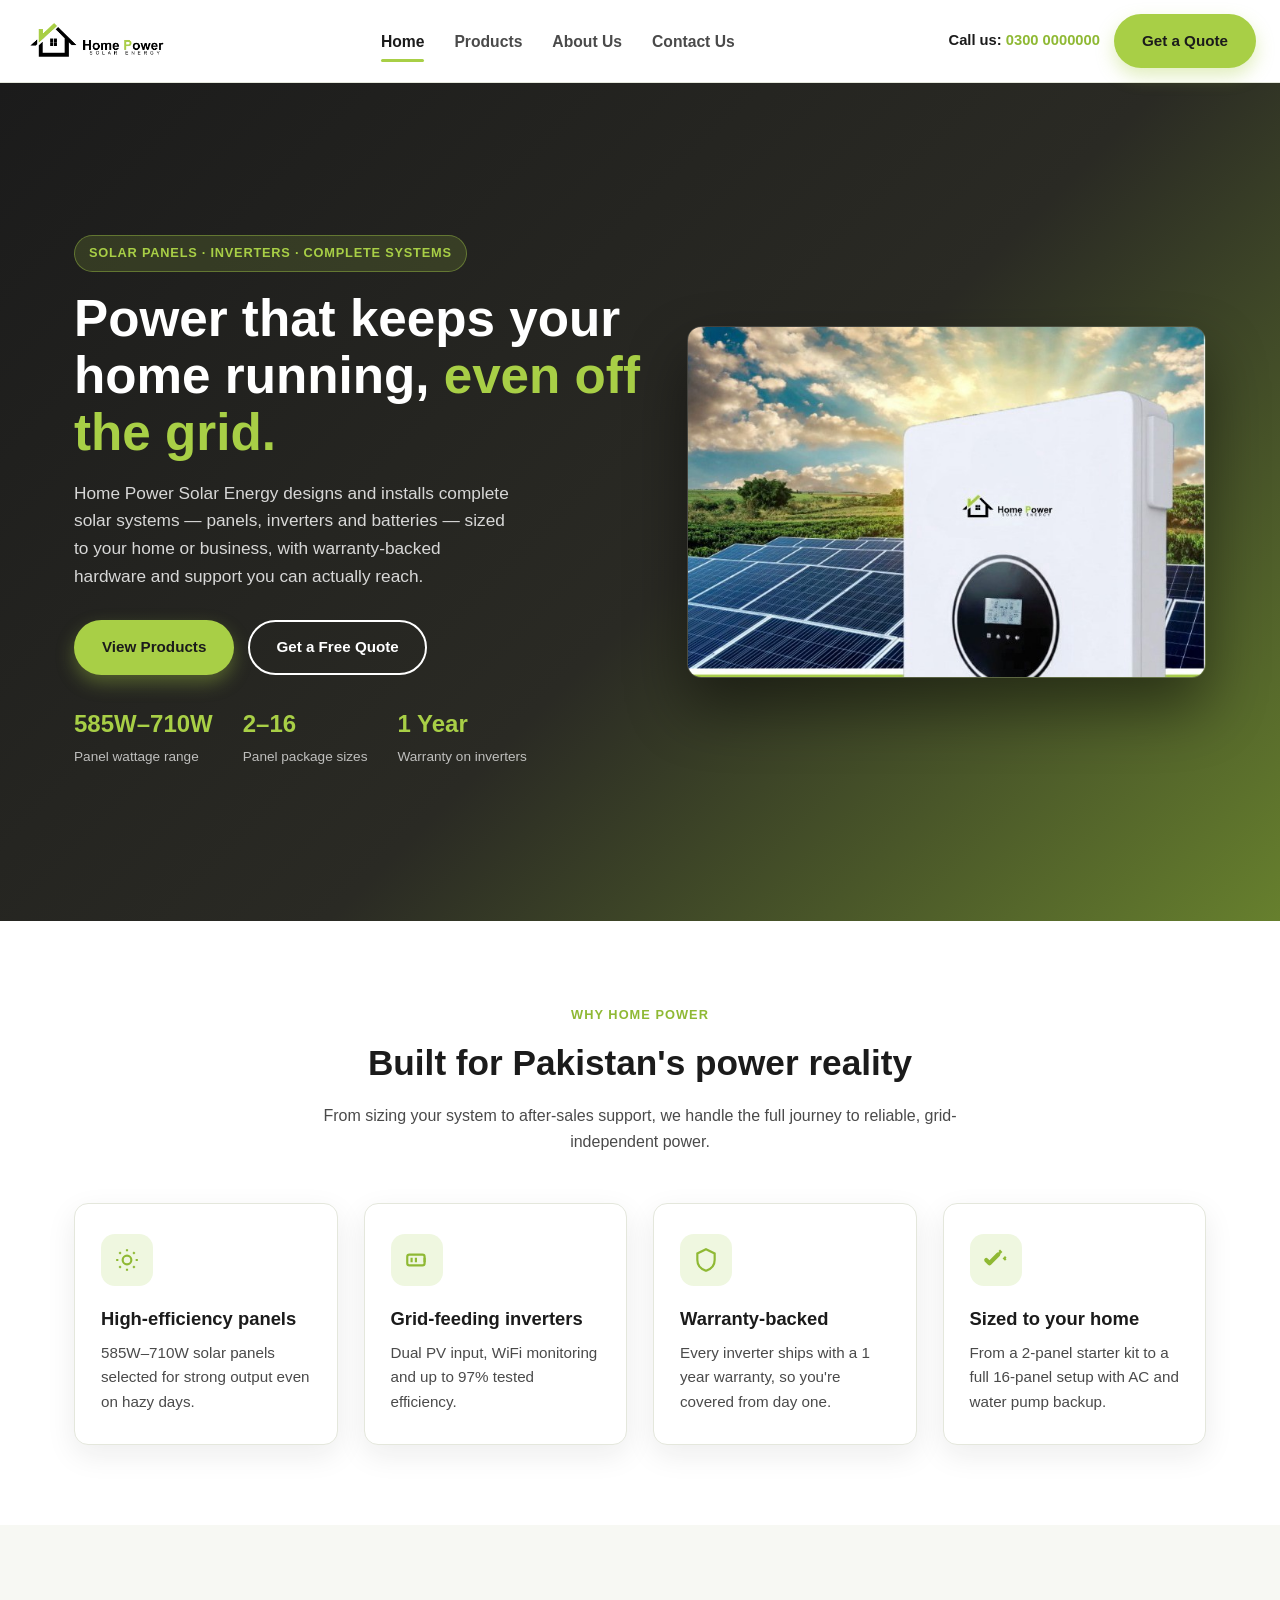
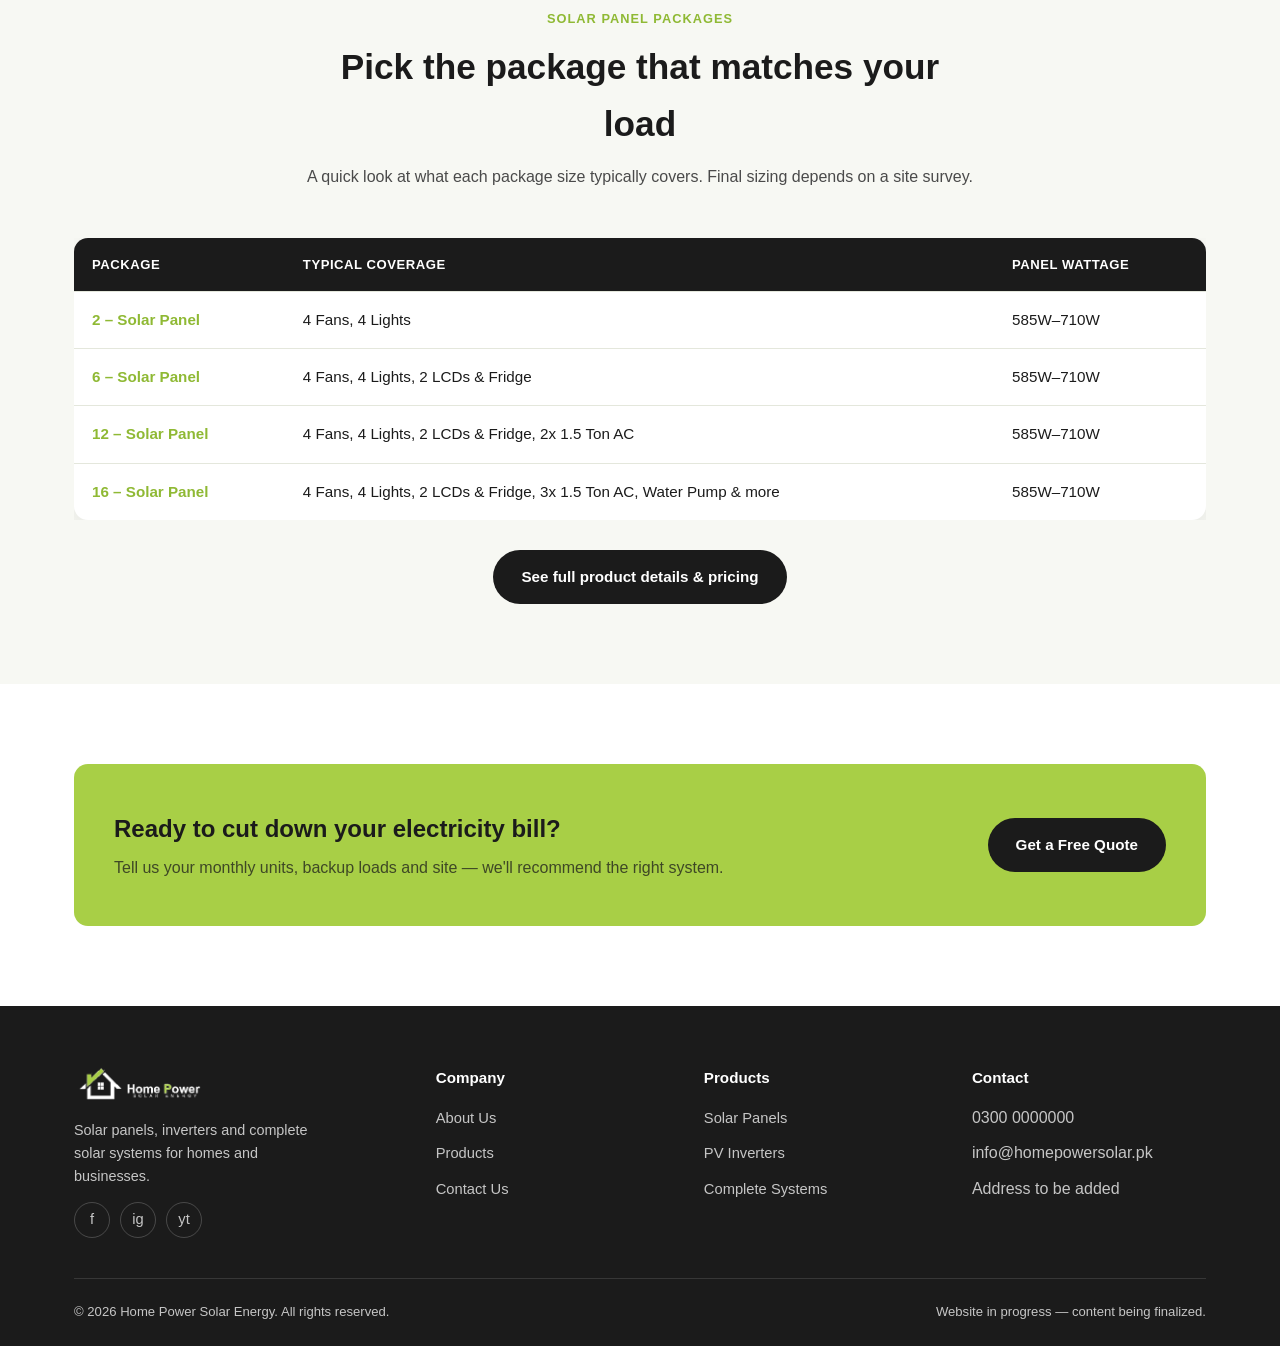
<file: index.html>
<!DOCTYPE html>
<html lang="en">
<head>
<meta charset="UTF-8">
<meta name="viewport" content="width=device-width, initial-scale=1.0">
<title>Home Power Solar Energy | Solar Panels, Inverters &amp; Complete Systems</title>
<meta name="description" content="Home Power Solar Energy — solar panels, PV inverters and complete solar systems for homes and businesses. Reliable power, backed by warranty.">
<link rel="stylesheet" href="css/style.css">
</head>
<body>

<!-- ===== Header ===== -->
<header class="site-header">
  <div class="header-inner">
    <a href="index.html" class="brand">
      <img src="assets/images/logo.png" alt="Home Power Solar Energy logo">
    </a>
    <nav class="main-nav">
      <a href="index.html" class="active">Home</a>
      <a href="products.html">Products</a>
      <a href="about.html">About Us</a>
      <a href="contact.html">Contact Us</a>
    </nav>
    <div class="header-cta">
      <div class="header-phone">Call us: <span>0300&nbsp;0000000</span></div>
      <a href="contact.html" class="btn btn-primary">Get a Quote</a>
      <button class="nav-toggle" aria-label="Toggle menu">
        <svg viewBox="0 0 24 24" fill="none" stroke="currentColor" stroke-width="2"><path d="M3 6h18M3 12h18M3 18h18"/></svg>
      </button>
    </div>
  </div>
</header>

<!-- ===== Hero ===== -->
<section class="hero">
  <div class="container hero-inner">
    <div>
      <span class="hero-eyebrow">Solar panels &middot; Inverters &middot; Complete systems</span>
      <h1>Power that keeps your home running, <em>even off the grid.</em></h1>
      <p>Home Power Solar Energy designs and installs complete solar systems — panels, inverters and batteries — sized to your home or business, with warranty-backed hardware and support you can actually reach.</p>
      <div class="hero-actions">
        <a href="products.html" class="btn btn-primary">View Products</a>
        <a href="contact.html" class="btn btn-outline-light">Get a Free Quote</a>
      </div>
      <div class="hero-stats">
        <div><strong>585W&ndash;710W</strong><span>Panel wattage range</span></div>
        <div><strong>2&ndash;16</strong><span>Panel package sizes</span></div>
        <div><strong>1 Year</strong><span>Warranty on inverters</span></div>
      </div>
    </div>
    <div class="hero-media">
      <img src="assets/images/hero_inverter.jpg" alt="Home Power Solar Energy PV inverter installed with solar panels in a field">
    </div>
  </div>
</section>

<!-- ===== Why choose us ===== -->
<section>
  <div class="container">
    <div class="section-head">
      <span class="eyebrow">Why Home Power</span>
      <h2>Built for Pakistan's power reality</h2>
      <p>From sizing your system to after-sales support, we handle the full journey to reliable, grid-independent power.</p>
    </div>
    <div class="grid grid-4">
      <div class="card">
        <div class="icon-badge">
          <svg viewBox="0 0 24 24" fill="none" stroke="currentColor" stroke-width="2"><circle cx="12" cy="12" r="4"/><path d="M12 2v2M12 20v2M4.9 4.9l1.4 1.4M17.7 17.7l1.4 1.4M2 12h2M20 12h2M4.9 19.1l1.4-1.4M17.7 6.3l1.4-1.4"/></svg>
        </div>
        <h3>High-efficiency panels</h3>
        <p>585W&ndash;710W solar panels selected for strong output even on hazy days.</p>
      </div>
      <div class="card">
        <div class="icon-badge">
          <svg viewBox="0 0 24 24" fill="none" stroke="currentColor" stroke-width="2"><rect x="3" y="7" width="16" height="10" rx="2"/><path d="M19 10v4M7 10v4M11 10v4"/></svg>
        </div>
        <h3>Grid-feeding inverters</h3>
        <p>Dual PV input, WiFi monitoring and up to 97% tested efficiency.</p>
      </div>
      <div class="card">
        <div class="icon-badge">
          <svg viewBox="0 0 24 24" fill="none" stroke="currentColor" stroke-width="2"><path d="M12 2l8 4v6c0 5-3.5 8.5-8 10-4.5-1.5-8-5-8-10V6l8-4z"/></svg>
        </div>
        <h3>Warranty-backed</h3>
        <p>Every inverter ships with a 1 year warranty, so you're covered from day one.</p>
      </div>
      <div class="card">
        <div class="icon-badge">
          <svg viewBox="0 0 24 24" fill="none" stroke="currentColor" stroke-width="2"><path d="M14.7 6.3a1 1 0 010 1.4l-8 8a1 1 0 01-1.4 0l-3-3a1 1 0 011.4-1.4L6 13.6l7.3-7.3a1 1 0 011.4 0z"/><path d="M15 3l1.5 1.5L15 6M21 9l-1.5 1.5L21 12"/></svg>
        </div>
        <h3>Sized to your home</h3>
        <p>From a 2-panel starter kit to a full 16-panel setup with AC and water pump backup.</p>
      </div>
    </div>
  </div>
</section>

<!-- ===== Package preview ===== -->
<section class="bg-soft">
  <div class="container">
    <div class="section-head">
      <span class="eyebrow">Solar panel packages</span>
      <h2>Pick the package that matches your load</h2>
      <p>A quick look at what each package size typically covers. Final sizing depends on a site survey.</p>
    </div>
    <div style="overflow-x:auto;">
      <table class="package-table">
        <thead>
          <tr>
            <th>Package</th>
            <th>Typical coverage</th>
            <th>Panel wattage</th>
          </tr>
        </thead>
        <tbody>
          <tr>
            <td class="pkg-name">2 &ndash; Solar Panel</td>
            <td>4 Fans, 4 Lights</td>
            <td>585W&ndash;710W</td>
          </tr>
          <tr>
            <td class="pkg-name">6 &ndash; Solar Panel</td>
            <td>4 Fans, 4 Lights, 2 LCDs &amp; Fridge</td>
            <td>585W&ndash;710W</td>
          </tr>
          <tr>
            <td class="pkg-name">12 &ndash; Solar Panel</td>
            <td>4 Fans, 4 Lights, 2 LCDs &amp; Fridge, 2x 1.5 Ton AC</td>
            <td>585W&ndash;710W</td>
          </tr>
          <tr>
            <td class="pkg-name">16 &ndash; Solar Panel</td>
            <td>4 Fans, 4 Lights, 2 LCDs &amp; Fridge, 3x 1.5 Ton AC, Water Pump &amp; more</td>
            <td>585W&ndash;710W</td>
          </tr>
        </tbody>
      </table>
    </div>
    <div style="text-align:center; margin-top:30px;">
      <a href="products.html" class="btn btn-dark">See full product details &amp; pricing</a>
    </div>
  </div>
</section>

<!-- ===== CTA band ===== -->
<section>
  <div class="container">
    <div class="cta-band">
      <div>
        <h2>Ready to cut down your electricity bill?</h2>
        <p>Tell us your monthly units, backup loads and site — we'll recommend the right system.</p>
      </div>
      <a href="contact.html" class="btn btn-dark">Get a Free Quote</a>
    </div>
  </div>
</section>

<!-- ===== Footer ===== -->
<footer class="site-footer">
  <div class="container">
    <div class="footer-grid">
      <div class="footer-brand">
        <img src="assets/images/logo-light.png" alt="Home Power Solar Energy logo">
        <p>Solar panels, inverters and complete solar systems for homes and businesses.</p>
        <div class="social-row">
          <a href="#" aria-label="Facebook">f</a>
          <a href="#" aria-label="Instagram">ig</a>
          <a href="#" aria-label="YouTube">yt</a>
        </div>
      </div>
      <div>
        <h4>Company</h4>
        <ul>
          <li><a href="about.html">About Us</a></li>
          <li><a href="products.html">Products</a></li>
          <li><a href="contact.html">Contact Us</a></li>
        </ul>
      </div>
      <div>
        <h4>Products</h4>
        <ul>
          <li><a href="products.html">Solar Panels</a></li>
          <li><a href="products.html">PV Inverters</a></li>
          <li><a href="products.html">Complete Systems</a></li>
        </ul>
      </div>
      <div>
        <h4>Contact</h4>
        <ul>
          <li>0300 0000000</li>
          <li>info@homepowersolar.pk</li>
          <li>Address to be added</li>
        </ul>
      </div>
    </div>
    <div class="footer-bottom">
      <span>&copy; <span id="year"></span> Home Power Solar Energy. All rights reserved.</span>
      <span>Website in progress &mdash; content being finalized.</span>
    </div>
  </div>
</footer>

<script src="js/main.js"></script>
<script>document.getElementById('year').textContent = new Date().getFullYear();</script>
</body>
</html>
</file>
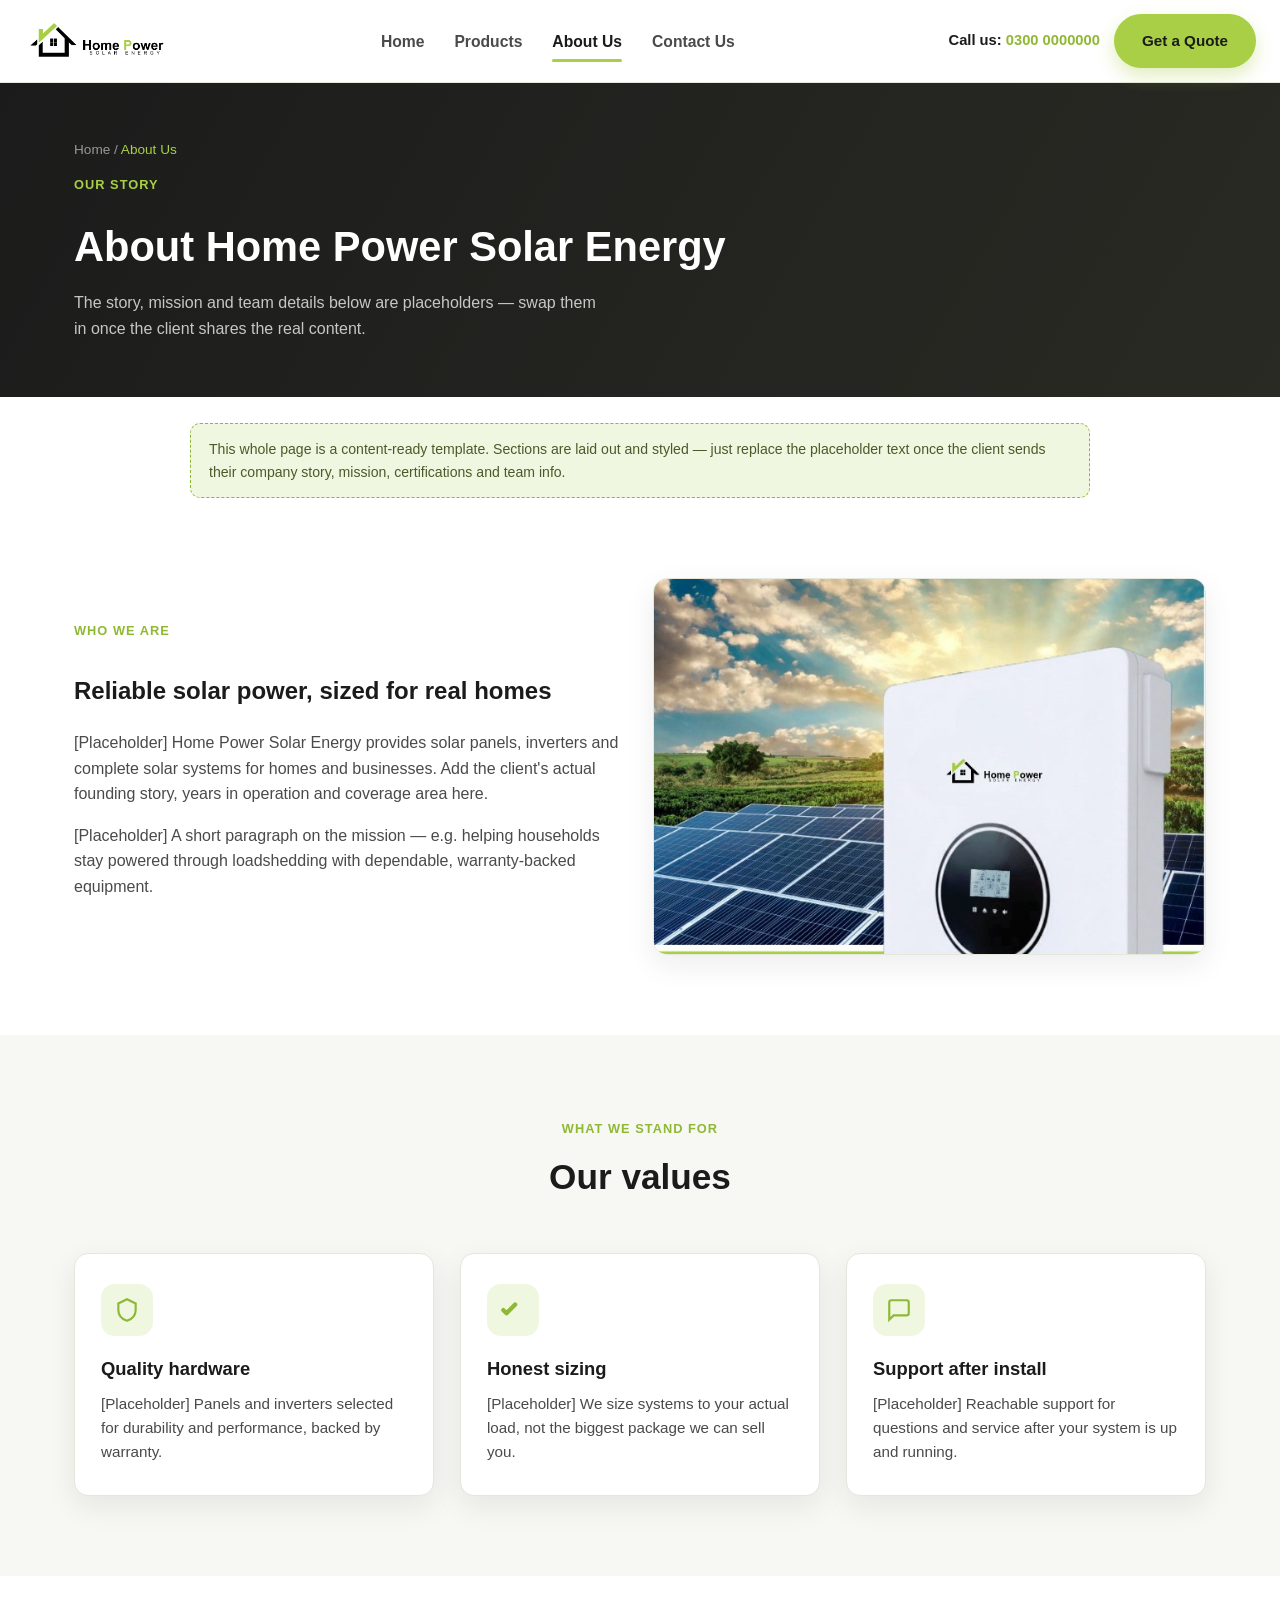
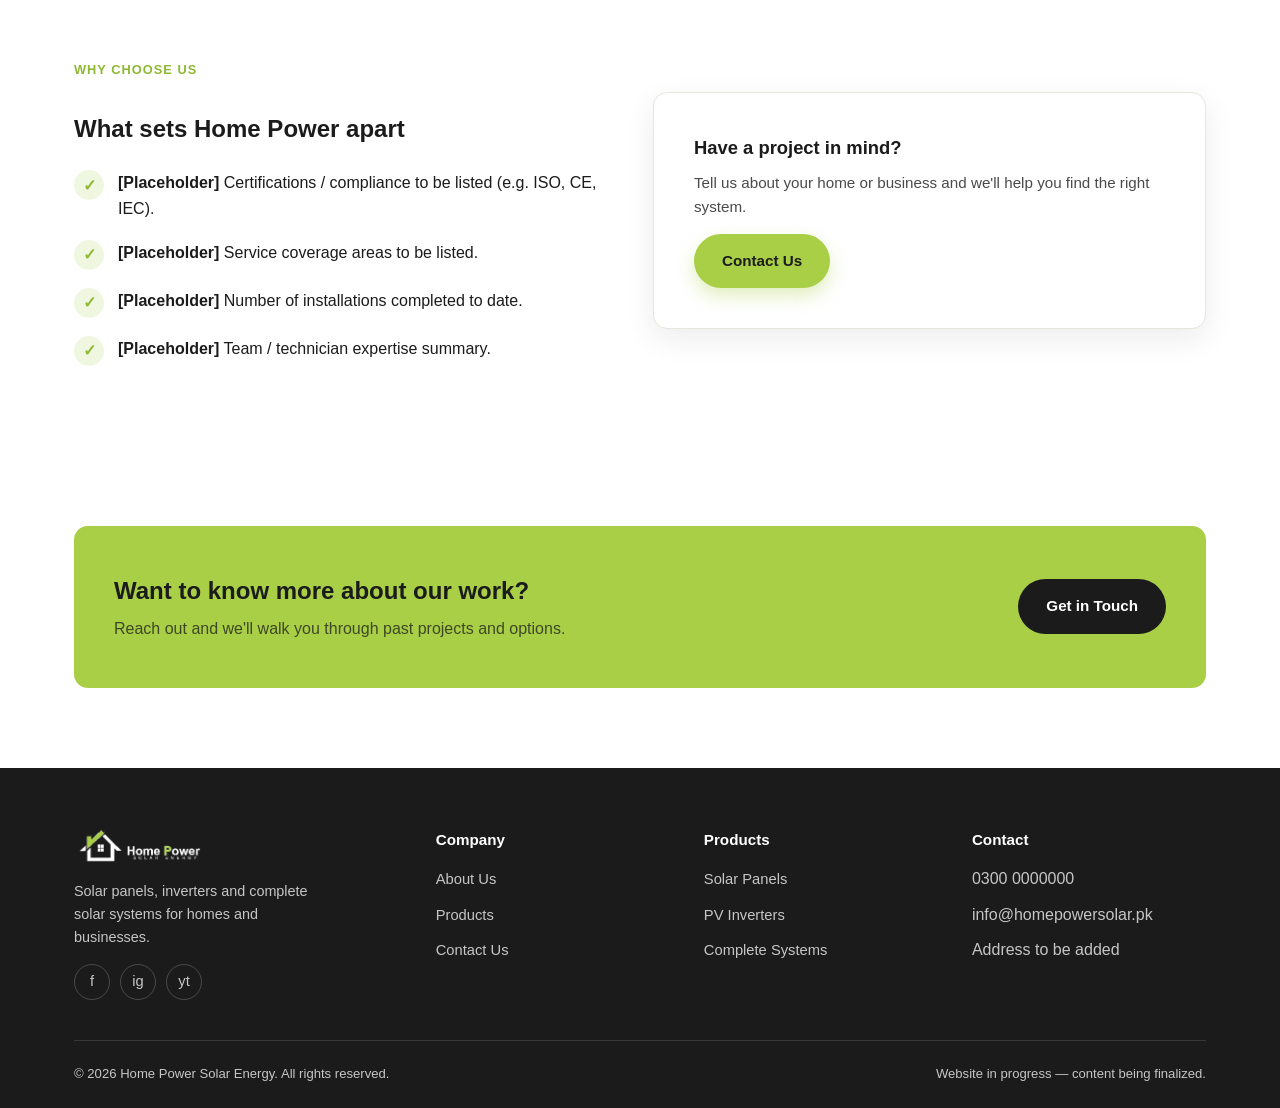
<file: about.html>
<!DOCTYPE html>
<html lang="en">
<head>
<meta charset="UTF-8">
<meta name="viewport" content="width=device-width, initial-scale=1.0">
<title>About Us | Home Power Solar Energy</title>
<meta name="description" content="About Home Power Solar Energy — our story, values and commitment to reliable solar power.">
<link rel="stylesheet" href="css/style.css">
</head>
<body>

<!-- ===== Header ===== -->
<header class="site-header">
  <div class="header-inner">
    <a href="index.html" class="brand">
      <img src="assets/images/logo.png" alt="Home Power Solar Energy logo">
    </a>
    <nav class="main-nav">
      <a href="index.html">Home</a>
      <a href="products.html">Products</a>
      <a href="about.html" class="active">About Us</a>
      <a href="contact.html">Contact Us</a>
    </nav>
    <div class="header-cta">
      <div class="header-phone">Call us: <span>0300&nbsp;0000000</span></div>
      <a href="contact.html" class="btn btn-primary">Get a Quote</a>
      <button class="nav-toggle" aria-label="Toggle menu">
        <svg viewBox="0 0 24 24" fill="none" stroke="currentColor" stroke-width="2"><path d="M3 6h18M3 12h18M3 18h18"/></svg>
      </button>
    </div>
  </div>
</header>

<!-- ===== Page banner ===== -->
<section class="page-banner">
  <div class="container">
    <div class="breadcrumb">Home / <span>About Us</span></div>
    <span class="eyebrow">Our story</span>
    <h1>About Home Power Solar Energy</h1>
    <p>The story, mission and team details below are placeholders — swap them in once the client shares the real content.</p>
  </div>
</section>

<div class="placeholder-note" style="max-width: 900px; margin: 26px auto 0;">
  This whole page is a content-ready template. Sections are laid out and styled — just replace the placeholder text once the client sends their company story, mission, certifications and team info.
</div>

<!-- ===== Intro ===== -->
<section>
  <div class="container grid grid-2" style="align-items:center;">
    <div>
      <span class="eyebrow">Who we are</span>
      <h2>Reliable solar power, sized for real homes</h2>
      <p style="color:var(--ink-soft); margin-bottom:16px;">
        [Placeholder] Home Power Solar Energy provides solar panels, inverters and complete solar systems for homes and businesses. Add the client's actual founding story, years in operation and coverage area here.
      </p>
      <p style="color:var(--ink-soft);">
        [Placeholder] A short paragraph on the mission — e.g. helping households stay powered through loadshedding with dependable, warranty-backed equipment.
      </p>
    </div>
    <div class="hero-media" style="box-shadow: var(--shadow); border:1px solid var(--border);">
      <img src="assets/images/hero_inverter.jpg" alt="Home Power Solar Energy inverter installed with solar panels">
    </div>
  </div>
</section>

<!-- ===== Values ===== -->
<section class="bg-soft">
  <div class="container">
    <div class="section-head">
      <span class="eyebrow">What we stand for</span>
      <h2>Our values</h2>
    </div>
    <div class="grid grid-3">
      <div class="card">
        <div class="icon-badge">
          <svg viewBox="0 0 24 24" fill="none" stroke="currentColor" stroke-width="2"><path d="M12 2l8 4v6c0 5-3.5 8.5-8 10-4.5-1.5-8-5-8-10V6l8-4z"/></svg>
        </div>
        <h3>Quality hardware</h3>
        <p>[Placeholder] Panels and inverters selected for durability and performance, backed by warranty.</p>
      </div>
      <div class="card">
        <div class="icon-badge">
          <svg viewBox="0 0 24 24" fill="none" stroke="currentColor" stroke-width="2"><path d="M14.7 6.3a1 1 0 010 1.4l-8 8a1 1 0 01-1.4 0l-3-3a1 1 0 011.4-1.4L6 13.6l7.3-7.3a1 1 0 011.4 0z"/></svg>
        </div>
        <h3>Honest sizing</h3>
        <p>[Placeholder] We size systems to your actual load, not the biggest package we can sell you.</p>
      </div>
      <div class="card">
        <div class="icon-badge">
          <svg viewBox="0 0 24 24" fill="none" stroke="currentColor" stroke-width="2"><path d="M21 15a2 2 0 01-2 2H7l-4 4V5a2 2 0 012-2h14a2 2 0 012 2z"/></svg>
        </div>
        <h3>Support after install</h3>
        <p>[Placeholder] Reachable support for questions and service after your system is up and running.</p>
      </div>
    </div>
  </div>
</section>

<!-- ===== Why choose us / checklist ===== -->
<section>
  <div class="container grid grid-2" style="align-items:center;">
    <div>
      <span class="eyebrow">Why choose us</span>
      <h2>What sets Home Power apart</h2>
      <ul class="value-list" style="margin-top:22px;">
        <li><span class="value-check">&check;</span><div><strong>[Placeholder]</strong> Certifications / compliance to be listed (e.g. ISO, CE, IEC).</div></li>
        <li><span class="value-check">&check;</span><div><strong>[Placeholder]</strong> Service coverage areas to be listed.</div></li>
        <li><span class="value-check">&check;</span><div><strong>[Placeholder]</strong> Number of installations completed to date.</div></li>
        <li><span class="value-check">&check;</span><div><strong>[Placeholder]</strong> Team / technician expertise summary.</div></li>
      </ul>
    </div>
    <div class="card" style="padding:40px;">
      <h3>Have a project in mind?</h3>
      <p>Tell us about your home or business and we'll help you find the right system.</p>
      <a href="contact.html" class="btn btn-primary" style="margin-top:14px;">Contact Us</a>
    </div>
  </div>
</section>

<!-- ===== CTA band ===== -->
<section>
  <div class="container">
    <div class="cta-band">
      <div>
        <h2>Want to know more about our work?</h2>
        <p>Reach out and we'll walk you through past projects and options.</p>
      </div>
      <a href="contact.html" class="btn btn-dark">Get in Touch</a>
    </div>
  </div>
</section>

<!-- ===== Footer ===== -->
<footer class="site-footer">
  <div class="container">
    <div class="footer-grid">
      <div class="footer-brand">
        <img src="assets/images/logo-light.png" alt="Home Power Solar Energy logo">
        <p>Solar panels, inverters and complete solar systems for homes and businesses.</p>
        <div class="social-row">
          <a href="#" aria-label="Facebook">f</a>
          <a href="#" aria-label="Instagram">ig</a>
          <a href="#" aria-label="YouTube">yt</a>
        </div>
      </div>
      <div>
        <h4>Company</h4>
        <ul>
          <li><a href="about.html">About Us</a></li>
          <li><a href="products.html">Products</a></li>
          <li><a href="contact.html">Contact Us</a></li>
        </ul>
      </div>
      <div>
        <h4>Products</h4>
        <ul>
          <li><a href="products.html">Solar Panels</a></li>
          <li><a href="products.html">PV Inverters</a></li>
          <li><a href="products.html">Complete Systems</a></li>
        </ul>
      </div>
      <div>
        <h4>Contact</h4>
        <ul>
          <li>0300 0000000</li>
          <li>info@homepowersolar.pk</li>
          <li>Address to be added</li>
        </ul>
      </div>
    </div>
    <div class="footer-bottom">
      <span>&copy; <span id="year"></span> Home Power Solar Energy. All rights reserved.</span>
      <span>Website in progress &mdash; content being finalized.</span>
    </div>
  </div>
</footer>

<script src="js/main.js"></script>
<script>document.getElementById('year').textContent = new Date().getFullYear();</script>
</body>
</html>
</file>
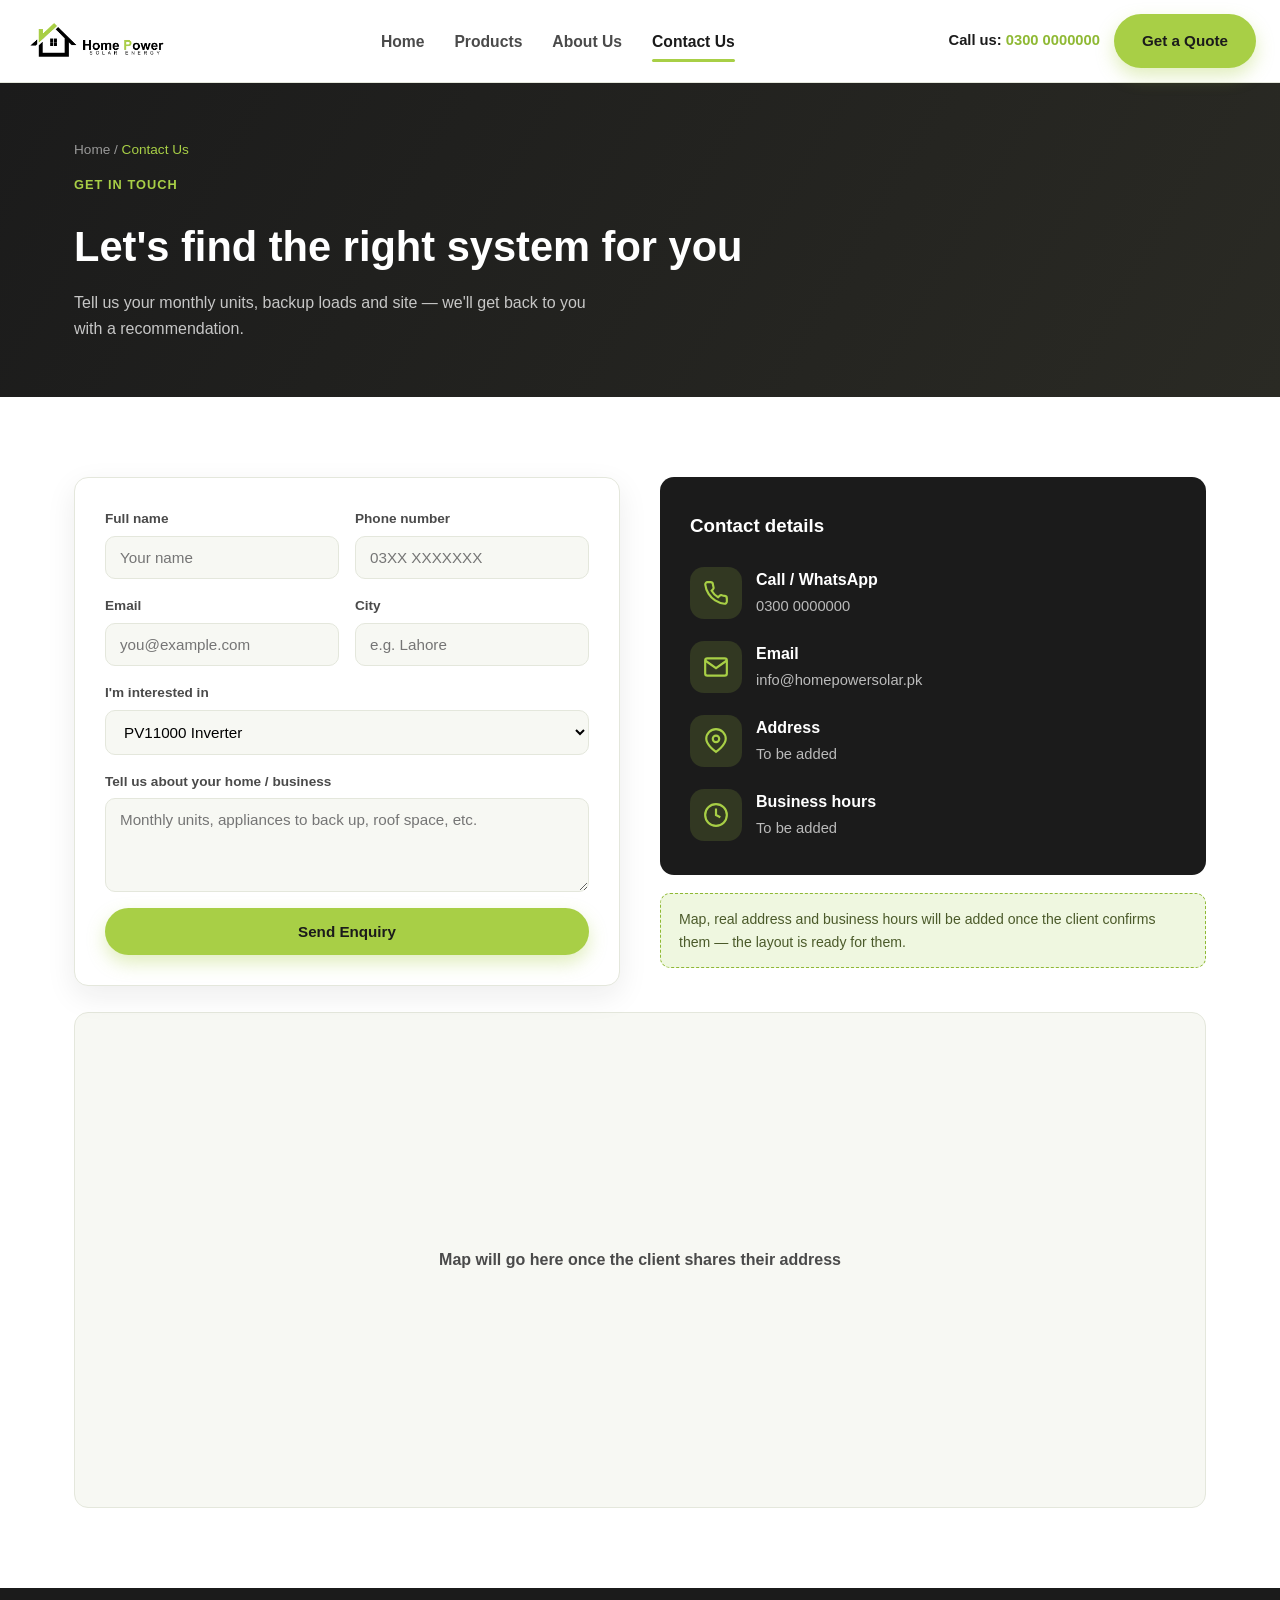
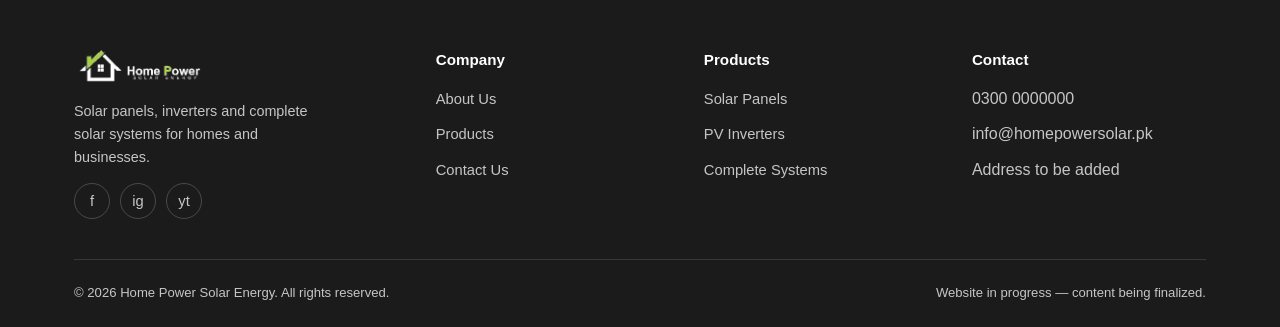
<file: contact.html>
<!DOCTYPE html>
<html lang="en">
<head>
<meta charset="UTF-8">
<meta name="viewport" content="width=device-width, initial-scale=1.0">
<title>Contact Us | Home Power Solar Energy</title>
<meta name="description" content="Get in touch with Home Power Solar Energy for a free solar quote.">
<link rel="stylesheet" href="css/style.css">
</head>
<body>

<!-- ===== Header ===== -->
<header class="site-header">
  <div class="header-inner">
    <a href="index.html" class="brand">
      <img src="assets/images/logo.png" alt="Home Power Solar Energy logo">
    </a>
    <nav class="main-nav">
      <a href="index.html">Home</a>
      <a href="products.html">Products</a>
      <a href="about.html">About Us</a>
      <a href="contact.html" class="active">Contact Us</a>
    </nav>
    <div class="header-cta">
      <div class="header-phone">Call us: <span>0300&nbsp;0000000</span></div>
      <a href="contact.html" class="btn btn-primary">Get a Quote</a>
      <button class="nav-toggle" aria-label="Toggle menu">
        <svg viewBox="0 0 24 24" fill="none" stroke="currentColor" stroke-width="2"><path d="M3 6h18M3 12h18M3 18h18"/></svg>
      </button>
    </div>
  </div>
</header>

<!-- ===== Page banner ===== -->
<section class="page-banner">
  <div class="container">
    <div class="breadcrumb">Home / <span>Contact Us</span></div>
    <span class="eyebrow">Get in touch</span>
    <h1>Let's find the right system for you</h1>
    <p>Tell us your monthly units, backup loads and site — we'll get back to you with a recommendation.</p>
  </div>
</section>

<section>
  <div class="container contact-grid">

    <!-- Contact form -->
    <form class="contact-form" id="contactForm">
      <div class="form-row">
        <div class="field">
          <label for="name">Full name</label>
          <input type="text" id="name" name="name" placeholder="Your name" required>
        </div>
        <div class="field">
          <label for="phone">Phone number</label>
          <input type="tel" id="phone" name="phone" placeholder="03XX XXXXXXX" required>
        </div>
      </div>
      <div class="form-row">
        <div class="field">
          <label for="email">Email</label>
          <input type="email" id="email" name="email" placeholder="you@example.com">
        </div>
        <div class="field">
          <label for="city">City</label>
          <input type="text" id="city" name="city" placeholder="e.g. Lahore">
        </div>
      </div>
      <div class="field">
        <label for="interest">I'm interested in</label>
        <select id="interest" name="interest">
          <option>PV11000 Inverter</option>
          <option>Solar panel package (2/6/12/16 panels)</option>
          <option>Complete solar system</option>
          <option>Something else</option>
        </select>
      </div>
      <div class="field">
        <label for="message">Tell us about your home / business</label>
        <textarea id="message" name="message" rows="4" placeholder="Monthly units, appliances to back up, roof space, etc."></textarea>
      </div>
      <button type="submit" class="btn btn-primary">Send Enquiry</button>
      <p class="form-status" style="display:none; font-size:0.88rem; color: var(--brand-green-dark); font-weight:600;"></p>
    </form>

    <!-- Contact info -->
    <div>
      <div class="contact-info-card">
        <h3 style="color:#fff;">Contact details</h3>
        <div class="contact-row">
          <div class="icon-badge">
            <svg viewBox="0 0 24 24" fill="none" stroke="currentColor" stroke-width="2"><path d="M22 16.9v3a2 2 0 01-2.2 2 19.8 19.8 0 01-8.6-3.1 19.5 19.5 0 01-6-6A19.8 19.8 0 012.1 4.2 2 2 0 014.1 2h3a2 2 0 012 1.7c.1.9.3 1.8.6 2.7a2 2 0 01-.4 2.1L8 9.9a16 16 0 006 6l1.4-1.4a2 2 0 012.1-.4c.9.3 1.8.5 2.7.6a2 2 0 011.7 2.1z"/></svg>
          </div>
          <div><strong>Call / WhatsApp</strong><span>0300 0000000</span></div>
        </div>
        <div class="contact-row">
          <div class="icon-badge">
            <svg viewBox="0 0 24 24" fill="none" stroke="currentColor" stroke-width="2"><path d="M4 4h16v16H4z" opacity="0"/><path d="M22 6l-10 7L2 6"/><rect x="2" y="4" width="20" height="16" rx="2"/></svg>
          </div>
          <div><strong>Email</strong><span>info@homepowersolar.pk</span></div>
        </div>
        <div class="contact-row">
          <div class="icon-badge">
            <svg viewBox="0 0 24 24" fill="none" stroke="currentColor" stroke-width="2"><path d="M21 10c0 6-9 12-9 12s-9-6-9-12a9 9 0 0118 0z"/><circle cx="12" cy="10" r="3"/></svg>
          </div>
          <div><strong>Address</strong><span>To be added</span></div>
        </div>
        <div class="contact-row">
          <div class="icon-badge">
            <svg viewBox="0 0 24 24" fill="none" stroke="currentColor" stroke-width="2"><circle cx="12" cy="12" r="10"/><path d="M12 6v6l4 2"/></svg>
          </div>
          <div><strong>Business hours</strong><span>To be added</span></div>
        </div>
      </div>

      <div class="placeholder-note">
        Map, real address and business hours will be added once the client confirms them &mdash; the layout is ready for them.
      </div>
    </div>
  </div>

  <!-- Map placeholder -->
  <div class="container">
    <div class="map-embed" style="display:flex; align-items:center; justify-content:center; background:var(--paper-soft); color:var(--ink-soft); font-weight:600;">
      Map will go here once the client shares their address
    </div>
  </div>
</section>

<!-- ===== Footer ===== -->
<footer class="site-footer">
  <div class="container">
    <div class="footer-grid">
      <div class="footer-brand">
        <img src="assets/images/logo-light.png" alt="Home Power Solar Energy logo">
        <p>Solar panels, inverters and complete solar systems for homes and businesses.</p>
        <div class="social-row">
          <a href="#" aria-label="Facebook">f</a>
          <a href="#" aria-label="Instagram">ig</a>
          <a href="#" aria-label="YouTube">yt</a>
        </div>
      </div>
      <div>
        <h4>Company</h4>
        <ul>
          <li><a href="about.html">About Us</a></li>
          <li><a href="products.html">Products</a></li>
          <li><a href="contact.html">Contact Us</a></li>
        </ul>
      </div>
      <div>
        <h4>Products</h4>
        <ul>
          <li><a href="products.html">Solar Panels</a></li>
          <li><a href="products.html">PV Inverters</a></li>
          <li><a href="products.html">Complete Systems</a></li>
        </ul>
      </div>
      <div>
        <h4>Contact</h4>
        <ul>
          <li>0300 0000000</li>
          <li>info@homepowersolar.pk</li>
          <li>Address to be added</li>
        </ul>
      </div>
    </div>
    <div class="footer-bottom">
      <span>&copy; <span id="year"></span> Home Power Solar Energy. All rights reserved.</span>
      <span>Website in progress &mdash; content being finalized.</span>
    </div>
  </div>
</footer>

<script src="js/main.js"></script>
<script>document.getElementById('year').textContent = new Date().getFullYear();</script>
</body>
</html>
</file>
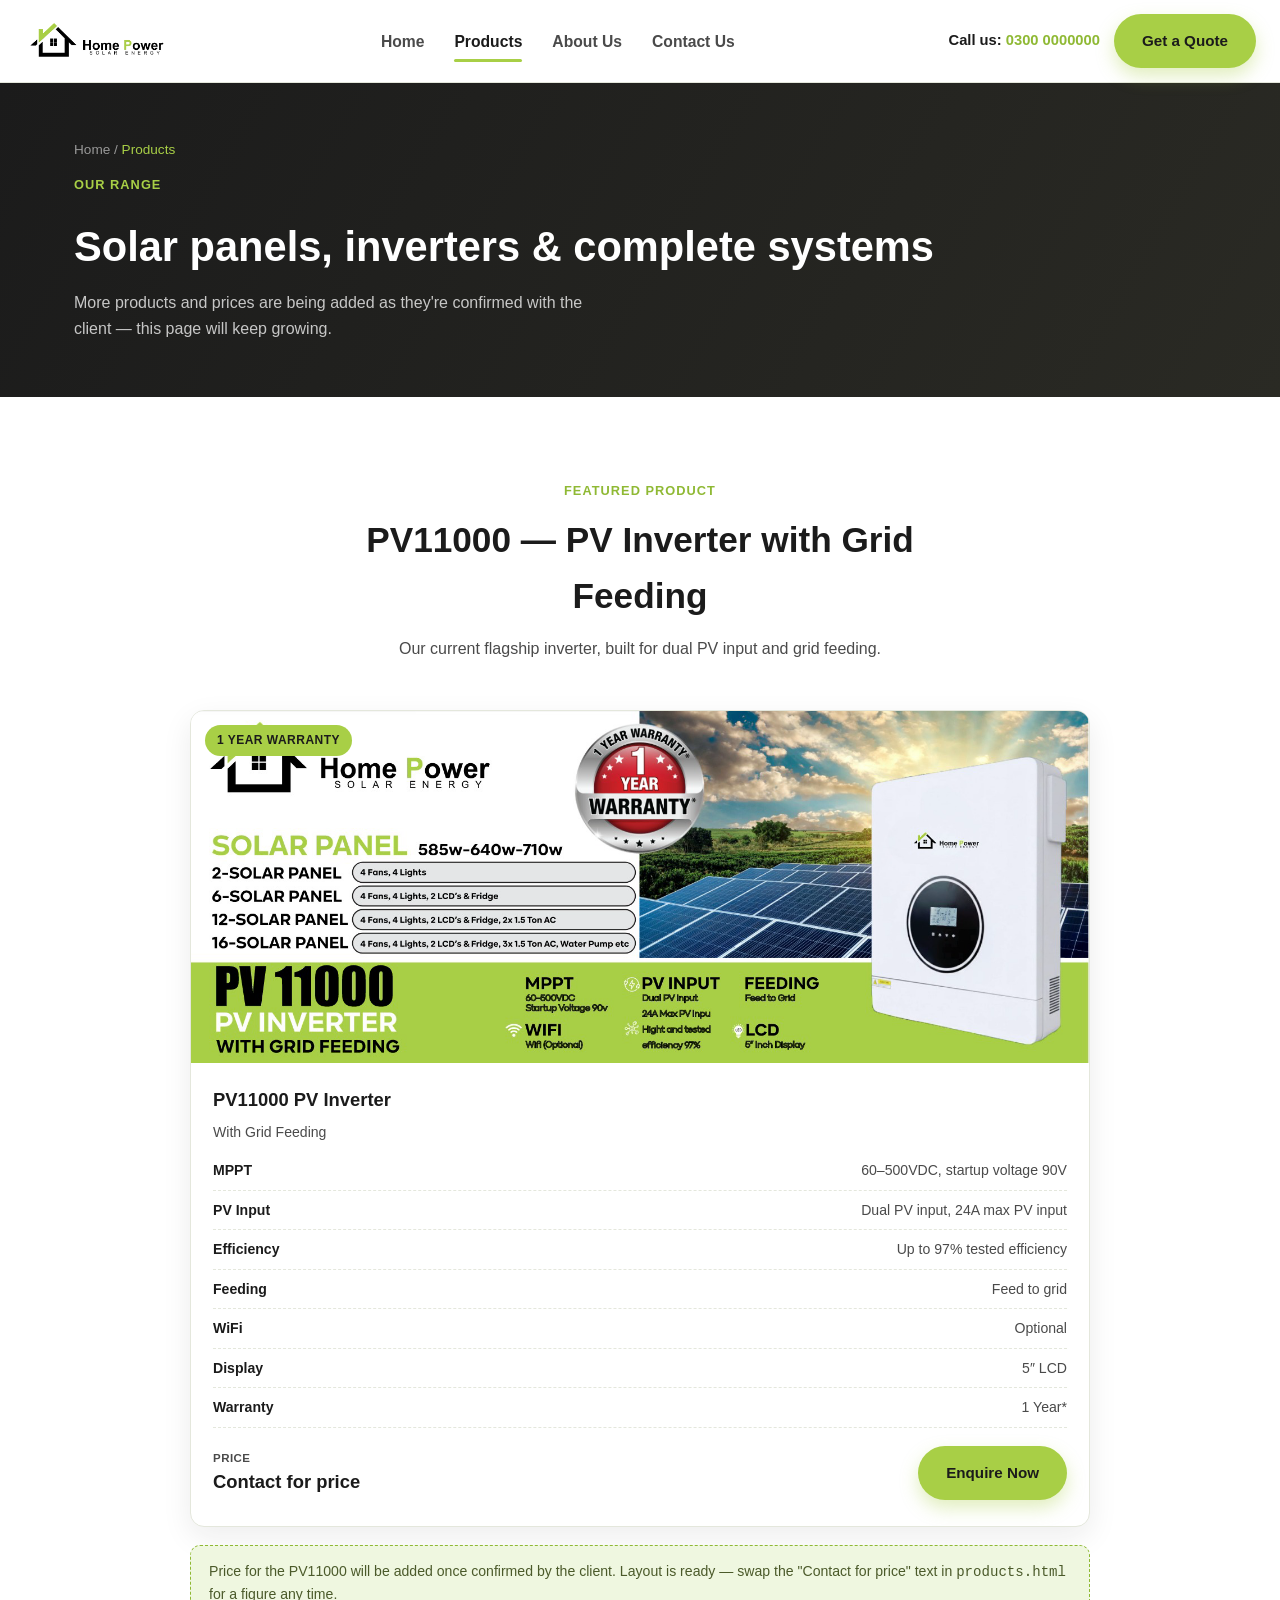
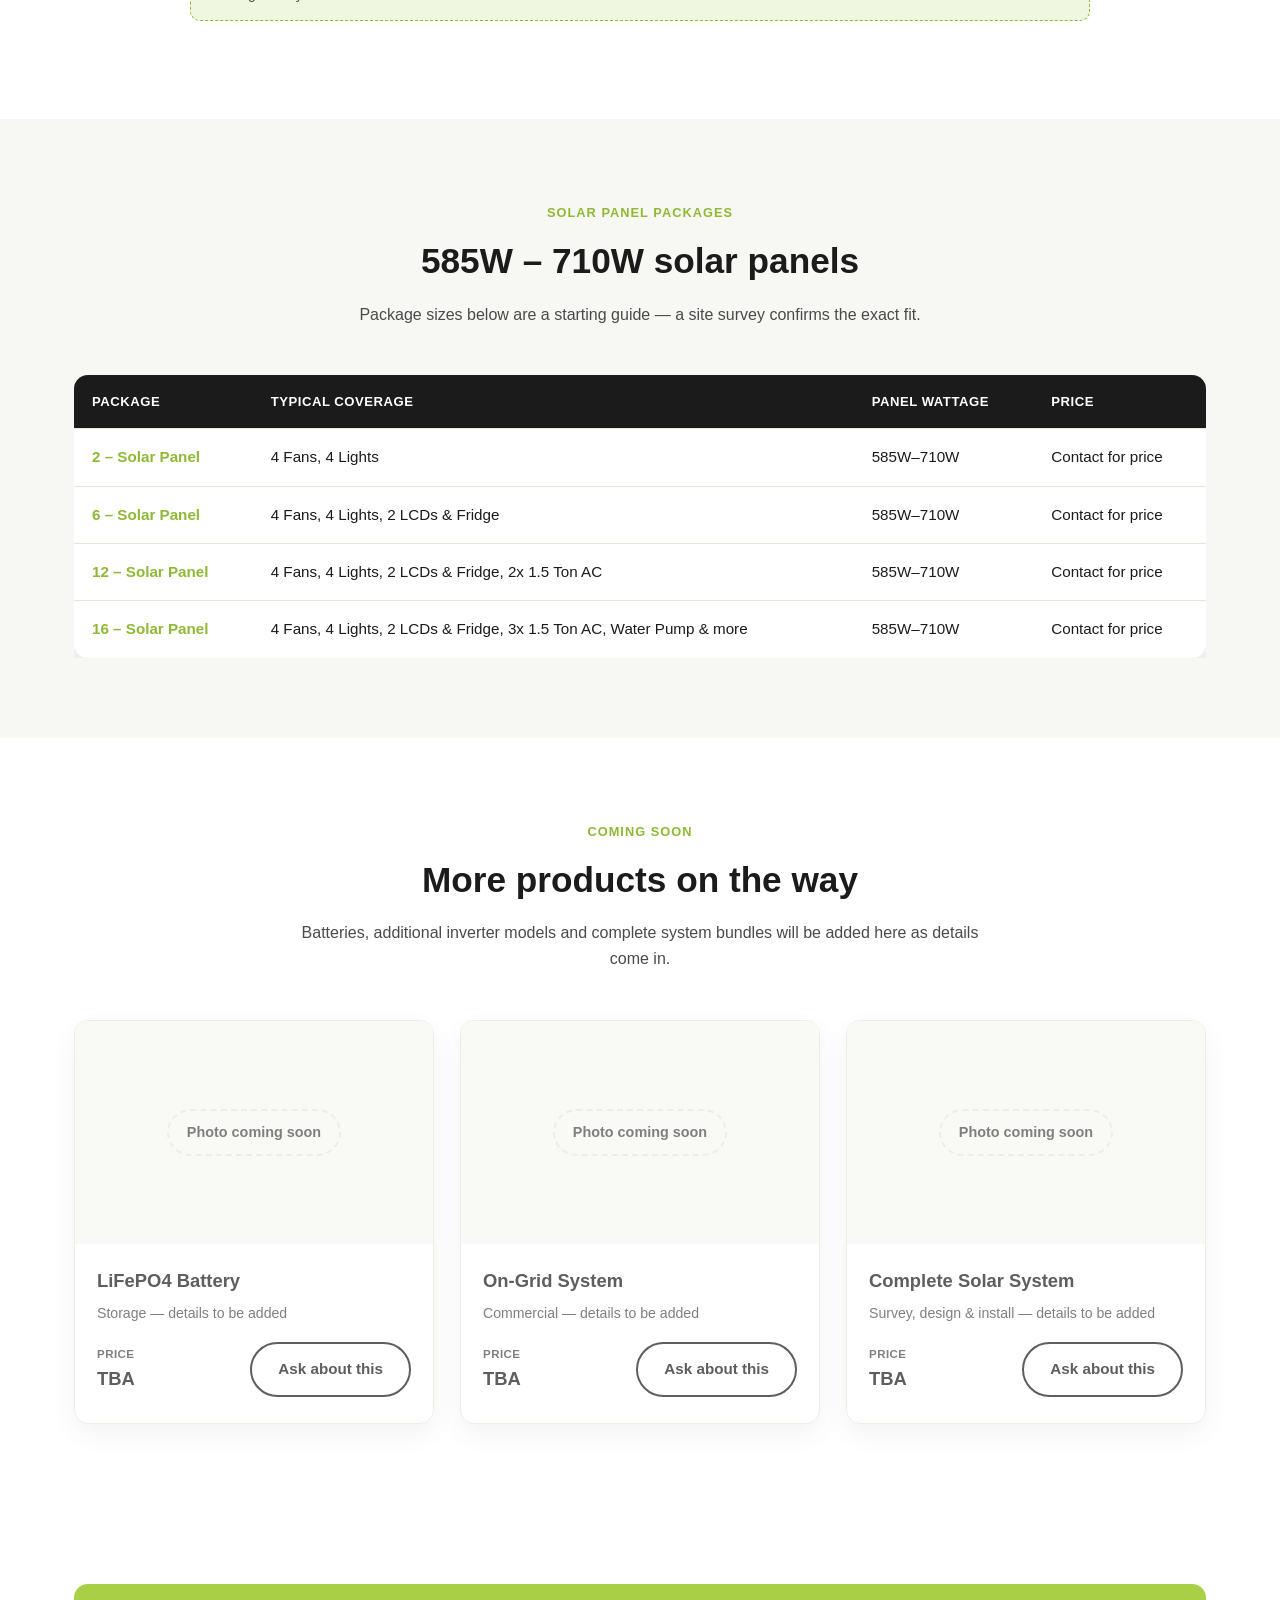
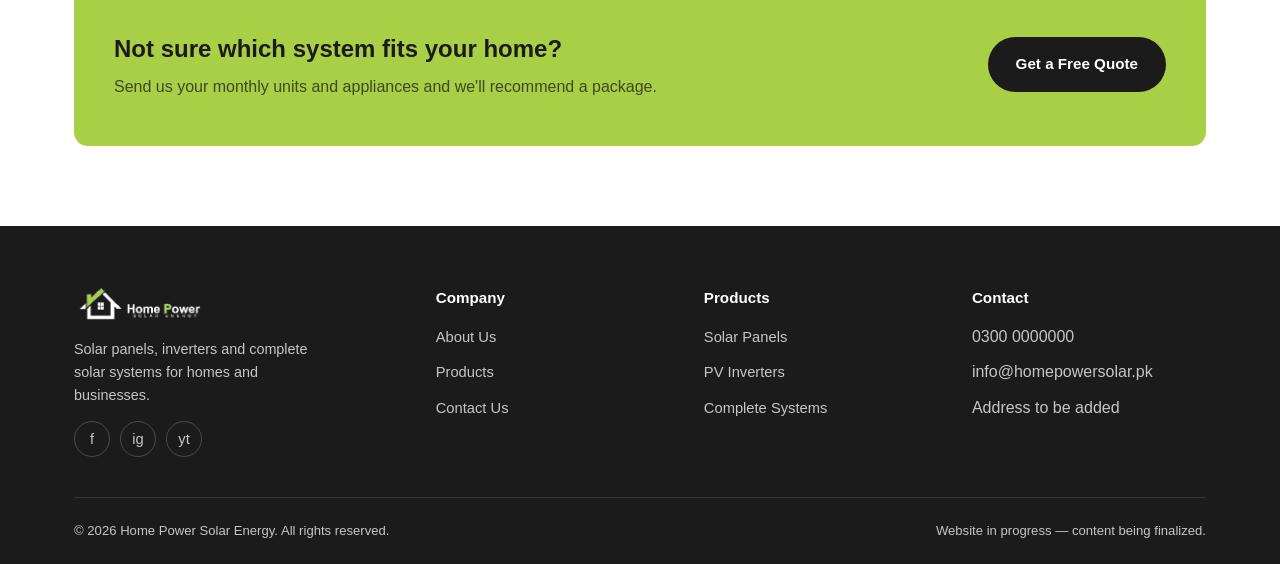
<file: products.html>
<!DOCTYPE html>
<html lang="en">
<head>
<meta charset="UTF-8">
<meta name="viewport" content="width=device-width, initial-scale=1.0">
<title>Products | Home Power Solar Energy</title>
<meta name="description" content="Solar panels, PV inverters and complete solar system packages from Home Power Solar Energy.">
<link rel="stylesheet" href="css/style.css">
</head>
<body>

<!-- ===== Header ===== -->
<header class="site-header">
  <div class="header-inner">
    <a href="index.html" class="brand">
      <img src="assets/images/logo.png" alt="Home Power Solar Energy logo">
    </a>
    <nav class="main-nav">
      <a href="index.html">Home</a>
      <a href="products.html" class="active">Products</a>
      <a href="about.html">About Us</a>
      <a href="contact.html">Contact Us</a>
    </nav>
    <div class="header-cta">
      <div class="header-phone">Call us: <span>0300&nbsp;0000000</span></div>
      <a href="contact.html" class="btn btn-primary">Get a Quote</a>
      <button class="nav-toggle" aria-label="Toggle menu">
        <svg viewBox="0 0 24 24" fill="none" stroke="currentColor" stroke-width="2"><path d="M3 6h18M3 12h18M3 18h18"/></svg>
      </button>
    </div>
  </div>
</header>

<!-- ===== Page banner ===== -->
<section class="page-banner">
  <div class="container">
    <div class="breadcrumb">Home / <span>Products</span></div>
    <span class="eyebrow">Our range</span>
    <h1>Solar panels, inverters &amp; complete systems</h1>
    <p>More products and prices are being added as they're confirmed with the client — this page will keep growing.</p>
  </div>
</section>

<!-- ===== Featured product: PV11000 ===== -->
<section>
  <div class="container">
    <div class="section-head">
      <span class="eyebrow">Featured product</span>
      <h2>PV11000 &mdash; PV Inverter with Grid Feeding</h2>
      <p>Our current flagship inverter, built for dual PV input and grid feeding.</p>
    </div>

    <div class="product-card" style="max-width: 900px; margin: 0 auto;">
      <div class="product-media" style="aspect-ratio: 1599 / 627;">
        <span class="product-badge">1 Year Warranty</span>
        <img src="assets/images/product_banner_pv11000.png" alt="Home Power PV11000 PV Inverter with grid feeding, dual PV input and solar panel package options">
      </div>
      <div class="product-body">
        <h3>PV11000 PV Inverter</h3>
        <p class="product-tag">With Grid Feeding</p>
        <ul class="spec-list">
          <li><span>MPPT</span><span>60&ndash;500VDC, startup voltage 90V</span></li>
          <li><span>PV Input</span><span>Dual PV input, 24A max PV input</span></li>
          <li><span>Efficiency</span><span>Up to 97% tested efficiency</span></li>
          <li><span>Feeding</span><span>Feed to grid</span></li>
          <li><span>WiFi</span><span>Optional</span></li>
          <li><span>Display</span><span>5&Prime; LCD</span></li>
          <li><span>Warranty</span><span>1 Year*</span></li>
        </ul>
        <div class="product-footer">
          <div class="price"><small>Price</small>Contact for price</div>
          <a href="contact.html?product=PV11000" class="btn btn-primary">Enquire Now</a>
        </div>
      </div>
    </div>

    <div class="placeholder-note" style="max-width:900px; margin-left:auto; margin-right:auto;">
      Price for the PV11000 will be added once confirmed by the client. Layout is ready — swap the "Contact for price" text in <code>products.html</code> for a figure any time.
    </div>
  </div>
</section>

<!-- ===== Solar panel packages with pricing ===== -->
<section class="bg-soft">
  <div class="container">
    <div class="section-head">
      <span class="eyebrow">Solar panel packages</span>
      <h2>585W &ndash; 710W solar panels</h2>
      <p>Package sizes below are a starting guide — a site survey confirms the exact fit.</p>
    </div>
    <div style="overflow-x:auto;">
      <table class="package-table">
        <thead>
          <tr>
            <th>Package</th>
            <th>Typical coverage</th>
            <th>Panel wattage</th>
            <th>Price</th>
          </tr>
        </thead>
        <tbody>
          <tr>
            <td class="pkg-name">2 &ndash; Solar Panel</td>
            <td>4 Fans, 4 Lights</td>
            <td>585W&ndash;710W</td>
            <td>Contact for price</td>
          </tr>
          <tr>
            <td class="pkg-name">6 &ndash; Solar Panel</td>
            <td>4 Fans, 4 Lights, 2 LCDs &amp; Fridge</td>
            <td>585W&ndash;710W</td>
            <td>Contact for price</td>
          </tr>
          <tr>
            <td class="pkg-name">12 &ndash; Solar Panel</td>
            <td>4 Fans, 4 Lights, 2 LCDs &amp; Fridge, 2x 1.5 Ton AC</td>
            <td>585W&ndash;710W</td>
            <td>Contact for price</td>
          </tr>
          <tr>
            <td class="pkg-name">16 &ndash; Solar Panel</td>
            <td>4 Fans, 4 Lights, 2 LCDs &amp; Fridge, 3x 1.5 Ton AC, Water Pump &amp; more</td>
            <td>585W&ndash;710W</td>
            <td>Contact for price</td>
          </tr>
        </tbody>
      </table>
    </div>
  </div>
</section>

<!-- ===== More products coming soon ===== -->
<section>
  <div class="container">
    <div class="section-head">
      <span class="eyebrow">Coming soon</span>
      <h2>More products on the way</h2>
      <p>Batteries, additional inverter models and complete system bundles will be added here as details come in.</p>
    </div>
    <div class="grid grid-3">
      <div class="product-card coming-soon">
        <div class="product-media"><span class="coming-soon-label">Photo coming soon</span></div>
        <div class="product-body">
          <h3>LiFePO4 Battery</h3>
          <p class="product-tag">Storage &mdash; details to be added</p>
          <div class="product-footer">
            <div class="price"><small>Price</small>TBA</div>
            <a href="contact.html" class="btn btn-outline">Ask about this</a>
          </div>
        </div>
      </div>
      <div class="product-card coming-soon">
        <div class="product-media"><span class="coming-soon-label">Photo coming soon</span></div>
        <div class="product-body">
          <h3>On-Grid System</h3>
          <p class="product-tag">Commercial &mdash; details to be added</p>
          <div class="product-footer">
            <div class="price"><small>Price</small>TBA</div>
            <a href="contact.html" class="btn btn-outline">Ask about this</a>
          </div>
        </div>
      </div>
      <div class="product-card coming-soon">
        <div class="product-media"><span class="coming-soon-label">Photo coming soon</span></div>
        <div class="product-body">
          <h3>Complete Solar System</h3>
          <p class="product-tag">Survey, design &amp; install &mdash; details to be added</p>
          <div class="product-footer">
            <div class="price"><small>Price</small>TBA</div>
            <a href="contact.html" class="btn btn-outline">Ask about this</a>
          </div>
        </div>
      </div>
    </div>
  </div>
</section>

<!-- ===== CTA band ===== -->
<section>
  <div class="container">
    <div class="cta-band">
      <div>
        <h2>Not sure which system fits your home?</h2>
        <p>Send us your monthly units and appliances and we'll recommend a package.</p>
      </div>
      <a href="contact.html" class="btn btn-dark">Get a Free Quote</a>
    </div>
  </div>
</section>

<!-- ===== Footer ===== -->
<footer class="site-footer">
  <div class="container">
    <div class="footer-grid">
      <div class="footer-brand">
        <img src="assets/images/logo-light.png" alt="Home Power Solar Energy logo">
        <p>Solar panels, inverters and complete solar systems for homes and businesses.</p>
        <div class="social-row">
          <a href="#" aria-label="Facebook">f</a>
          <a href="#" aria-label="Instagram">ig</a>
          <a href="#" aria-label="YouTube">yt</a>
        </div>
      </div>
      <div>
        <h4>Company</h4>
        <ul>
          <li><a href="about.html">About Us</a></li>
          <li><a href="products.html">Products</a></li>
          <li><a href="contact.html">Contact Us</a></li>
        </ul>
      </div>
      <div>
        <h4>Products</h4>
        <ul>
          <li><a href="products.html">Solar Panels</a></li>
          <li><a href="products.html">PV Inverters</a></li>
          <li><a href="products.html">Complete Systems</a></li>
        </ul>
      </div>
      <div>
        <h4>Contact</h4>
        <ul>
          <li>0300 0000000</li>
          <li>info@homepowersolar.pk</li>
          <li>Address to be added</li>
        </ul>
      </div>
    </div>
    <div class="footer-bottom">
      <span>&copy; <span id="year"></span> Home Power Solar Energy. All rights reserved.</span>
      <span>Website in progress &mdash; content being finalized.</span>
    </div>
  </div>
</footer>

<script src="js/main.js"></script>
<script>document.getElementById('year').textContent = new Date().getFullYear();</script>
</body>
</html>
</file>
<file: css/style.css>
/* =========================================================
   Home Power Solar Energy — shared stylesheet
   Brand green sampled from client logo/banner: #A8CF46
   ========================================================= */

:root{
  --brand-green: #A8CF46;
  --brand-green-dark: #8FB934;
  --brand-green-light: #EFF7E0;
  --ink: #1B1B1B;
  --ink-soft: #4A4A4A;
  --paper: #FFFFFF;
  --paper-soft: #F7F8F3;
  --border: #E4E7DC;
  --radius: 14px;
  --shadow: 0 10px 30px rgba(27,27,27,0.08);
  --max-width: 1180px;
  --font: -apple-system, BlinkMacSystemFont, "Segoe UI", Roboto, Helvetica, Arial, sans-serif;
}

*{ box-sizing: border-box; }

html{ scroll-behavior: smooth; }

body{
  margin: 0;
  font-family: var(--font);
  color: var(--ink);
  background: var(--paper);
  line-height: 1.6;
  -webkit-font-smoothing: antialiased;
}

img{ max-width: 100%; display: block; }

a{ color: inherit; text-decoration: none; }

.container{
  max-width: var(--max-width);
  margin: 0 auto;
  padding: 0 24px;
}

/* ---------- Buttons ---------- */
.btn{
  display: inline-flex;
  align-items: center;
  justify-content: center;
  gap: 8px;
  padding: 13px 26px;
  border-radius: 999px;
  font-weight: 700;
  font-size: 0.95rem;
  border: 2px solid transparent;
  cursor: pointer;
  transition: transform .15s ease, box-shadow .15s ease, background .15s ease, color .15s ease;
  white-space: nowrap;
}
.btn:hover{ transform: translateY(-2px); }

.btn-primary{
  background: var(--brand-green);
  color: var(--ink);
  box-shadow: 0 8px 18px rgba(168,207,70,0.35);
}
.btn-primary:hover{ background: var(--brand-green-dark); }

.btn-dark{
  background: var(--ink);
  color: #fff;
}
.btn-dark:hover{ background: #000; }

.btn-outline{
  background: transparent;
  border-color: var(--ink);
  color: var(--ink);
}
.btn-outline:hover{ background: var(--ink); color: #fff; }

.btn-outline-light{
  background: transparent;
  border-color: #fff;
  color: #fff;
}
.btn-outline-light:hover{ background: #fff; color: var(--ink); }

/* ---------- Header ---------- */
.site-header{
  position: sticky;
  top: 0;
  z-index: 100;
  background: rgba(255,255,255,0.92);
  backdrop-filter: saturate(180%) blur(10px);
  border-bottom: 1px solid var(--border);
}
.header-inner{
  display: flex;
  align-items: center;
  justify-content: space-between;
  gap: 16px;
  padding: 14px 24px;
}
.brand{ display: flex; align-items: center; gap: 10px; }
.brand img{ height: 42px; width: auto; }

.main-nav{ display: flex; align-items: center; gap: 30px; }
.main-nav a{
  font-weight: 600;
  font-size: 0.98rem;
  color: var(--ink-soft);
  position: relative;
  padding: 6px 0;
}
.main-nav a:hover, .main-nav a.active{ color: var(--ink); }
.main-nav a.active::after{
  content: "";
  position: absolute;
  left: 0; right: 0; bottom: -2px;
  height: 3px;
  border-radius: 3px;
  background: var(--brand-green);
}

.header-cta{ display: flex; align-items: center; gap: 14px; }
.header-phone{
  font-weight: 700;
  font-size: 0.92rem;
  color: var(--ink);
}
.header-phone span{ color: var(--brand-green-dark); }

.nav-toggle{
  display: none;
  background: none;
  border: none;
  cursor: pointer;
  padding: 8px;
}
.nav-toggle svg{ width: 26px; height: 26px; }

/* ---------- Hero ---------- */
.hero{
  position: relative;
  overflow: hidden;
  background: linear-gradient(135deg, var(--ink) 0%, #2a2a24 55%, var(--brand-green-dark) 130%);
  color: #fff;
}
.hero-inner{
  display: grid;
  grid-template-columns: 1.05fr 0.95fr;
  align-items: center;
  gap: 40px;
  padding: 72px 24px;
}
.hero-eyebrow{
  display: inline-flex;
  align-items: center;
  gap: 8px;
  background: rgba(168,207,70,0.16);
  border: 1px solid rgba(168,207,70,0.4);
  color: var(--brand-green);
  font-weight: 700;
  font-size: 0.8rem;
  letter-spacing: 0.06em;
  text-transform: uppercase;
  padding: 7px 14px;
  border-radius: 999px;
  margin-bottom: 18px;
}
.hero h1{
  font-size: clamp(2rem, 4.2vw, 3.2rem);
  line-height: 1.12;
  margin: 0 0 18px;
  font-weight: 800;
}
.hero h1 em{
  font-style: normal;
  color: var(--brand-green);
}
.hero p{
  font-size: 1.08rem;
  color: rgba(255,255,255,0.82);
  max-width: 46ch;
  margin: 0 0 30px;
}
.hero-actions{ display: flex; gap: 14px; flex-wrap: wrap; margin-bottom: 30px; }
.hero-stats{ display: flex; gap: 30px; flex-wrap: wrap; }
.hero-stats div{ min-width: 110px; }
.hero-stats strong{ display: block; font-size: 1.5rem; color: var(--brand-green); }
.hero-stats span{ font-size: 0.85rem; color: rgba(255,255,255,0.7); }

.hero-media{
  position: relative;
  border-radius: var(--radius);
  overflow: hidden;
  box-shadow: 0 30px 60px rgba(0,0,0,0.45);
  border: 1px solid rgba(255,255,255,0.12);
}
.hero-media img{ width: 100%; height: 100%; object-fit: cover; }

/* ---------- Section basics ---------- */
section{ padding: 80px 0; }
.section-head{ max-width: 680px; margin: 0 auto 48px; text-align: center; }
.eyebrow{
  display: inline-block;
  color: var(--brand-green-dark);
  font-weight: 700;
  font-size: 0.8rem;
  letter-spacing: 0.08em;
  text-transform: uppercase;
  margin-bottom: 10px;
}
.section-head h2{ font-size: clamp(1.6rem, 3vw, 2.2rem); margin: 0 0 12px; }
.section-head p{ color: var(--ink-soft); margin: 0; }

.bg-soft{ background: var(--paper-soft); }
.bg-dark{ background: var(--ink); color: #fff; }
.bg-dark .ink-soft{ color: rgba(255,255,255,0.7); }

/* ---------- Grids / cards ---------- */
.grid{ display: grid; gap: 26px; }
.grid-3{ grid-template-columns: repeat(3, 1fr); }
.grid-4{ grid-template-columns: repeat(4, 1fr); }
.grid-2{ grid-template-columns: repeat(2, 1fr); }

.card{
  background: var(--paper);
  border: 1px solid var(--border);
  border-radius: var(--radius);
  padding: 30px 26px;
  box-shadow: var(--shadow);
}

.icon-badge{
  width: 52px; height: 52px;
  border-radius: 14px;
  background: var(--brand-green-light);
  color: var(--brand-green-dark);
  display: flex; align-items: center; justify-content: center;
  margin-bottom: 18px;
}
.icon-badge svg{ width: 26px; height: 26px; }

.card h3{ margin: 0 0 8px; font-size: 1.15rem; }
.card p{ margin: 0; color: var(--ink-soft); font-size: 0.95rem; }

/* ---------- Product cards ---------- */
.product-card{
  background: var(--paper);
  border: 1px solid var(--border);
  border-radius: var(--radius);
  overflow: hidden;
  box-shadow: var(--shadow);
  display: flex;
  flex-direction: column;
}
.product-media{
  position: relative;
  aspect-ratio: 16/10;
  background: var(--paper-soft);
  overflow: hidden;
}
.product-media img{ width: 100%; height: 100%; object-fit: cover; }
.product-badge{
  position: absolute;
  top: 14px; left: 14px;
  background: var(--brand-green);
  color: var(--ink);
  font-weight: 700;
  font-size: 0.75rem;
  text-transform: uppercase;
  letter-spacing: 0.04em;
  padding: 6px 12px;
  border-radius: 999px;
}
.product-body{ padding: 22px 22px 26px; display: flex; flex-direction: column; gap: 12px; flex: 1; }
.product-body h3{ margin: 0; font-size: 1.15rem; }
.product-body .product-tag{ color: var(--ink-soft); font-size: 0.88rem; margin: -6px 0 0; }

.spec-list{ list-style: none; padding: 0; margin: 4px 0 0; display: grid; gap: 8px; }
.spec-list li{
  display: flex; justify-content: space-between; gap: 10px;
  font-size: 0.88rem; color: var(--ink-soft);
  border-bottom: 1px dashed var(--border);
  padding-bottom: 8px;
}
.spec-list li span:first-child{ color: var(--ink); font-weight: 600; }

.product-footer{
  margin-top: auto;
  display: flex;
  align-items: center;
  justify-content: space-between;
  gap: 12px;
  padding-top: 6px;
}
.price{ font-weight: 800; font-size: 1.15rem; color: var(--ink); }
.price small{ display: block; font-weight: 600; font-size: 0.72rem; color: var(--ink-soft); text-transform: uppercase; letter-spacing: .04em; }

.product-card.coming-soon{ opacity: 0.7; }
.product-card.coming-soon .product-media{
  display: flex; align-items: center; justify-content: center;
  background: var(--paper-soft);
}
.coming-soon-label{
  color: var(--ink-soft);
  font-weight: 700;
  font-size: 0.9rem;
  border: 2px dashed var(--border);
  padding: 10px 18px;
  border-radius: 999px;
}

/* ---------- Package table (solar panel options) ---------- */
.package-table{
  width: 100%;
  border-collapse: collapse;
  background: var(--paper);
  border-radius: var(--radius);
  overflow: hidden;
  box-shadow: var(--shadow);
}
.package-table th, .package-table td{
  padding: 16px 18px;
  text-align: left;
  border-bottom: 1px solid var(--border);
  font-size: 0.95rem;
}
.package-table thead th{
  background: var(--ink);
  color: #fff;
  font-size: 0.82rem;
  text-transform: uppercase;
  letter-spacing: 0.04em;
}
.package-table tbody tr:last-child td{ border-bottom: none; }
.package-table tbody tr:hover{ background: var(--brand-green-light); }
.pkg-name{ font-weight: 800; color: var(--brand-green-dark); white-space: nowrap; }

/* ---------- CTA band ---------- */
.cta-band{
  background: var(--brand-green);
  border-radius: var(--radius);
  padding: 46px 40px;
  display: flex;
  align-items: center;
  justify-content: space-between;
  gap: 24px;
  flex-wrap: wrap;
}
.cta-band h2{ margin: 0 0 6px; font-size: 1.5rem; }
.cta-band p{ margin: 0; color: rgba(27,27,27,0.75); }

/* ---------- Timeline / about ---------- */
.value-list{ list-style: none; margin: 0; padding: 0; display: grid; gap: 18px; }
.value-list li{ display: flex; gap: 14px; align-items: flex-start; }
.value-check{
  flex: none;
  width: 30px; height: 30px;
  border-radius: 50%;
  background: var(--brand-green-light);
  color: var(--brand-green-dark);
  display: flex; align-items: center; justify-content: center;
  font-weight: 800;
}

.placeholder-note{
  border: 1.5px dashed var(--brand-green-dark);
  background: var(--brand-green-light);
  color: #4b5a2a;
  border-radius: 10px;
  padding: 14px 18px;
  font-size: 0.88rem;
  margin: 18px 0;
}

/* ---------- Contact page ---------- */
.contact-grid{
  display: grid;
  grid-template-columns: 1fr 1fr;
  gap: 40px;
  align-items: start;
}
.contact-info-card{
  background: var(--ink);
  color: #fff;
  border-radius: var(--radius);
  padding: 34px 30px;
  display: grid;
  gap: 22px;
}
.contact-info-card h3{ margin: 0 0 4px; }
.contact-row{ display: flex; gap: 14px; align-items: flex-start; }
.contact-row .icon-badge{ background: rgba(168,207,70,0.16); color: var(--brand-green); margin-bottom: 0; flex: none; }
.contact-row strong{ display: block; }
.contact-row span{ color: rgba(255,255,255,0.7); font-size: 0.92rem; }

form.contact-form{
  background: var(--paper);
  border: 1px solid var(--border);
  border-radius: var(--radius);
  padding: 30px;
  box-shadow: var(--shadow);
  display: grid;
  gap: 16px;
}
.form-row{ display: grid; gap: 16px; grid-template-columns: 1fr 1fr; }
.field{ display: grid; gap: 6px; }
.field label{ font-size: 0.85rem; font-weight: 700; color: var(--ink-soft); }
.field input, .field select, .field textarea{
  padding: 12px 14px;
  border-radius: 10px;
  border: 1.5px solid var(--border);
  font-family: inherit;
  font-size: 0.95rem;
  background: var(--paper-soft);
}
.field input:focus, .field select:focus, .field textarea:focus{
  outline: none;
  border-color: var(--brand-green);
  background: #fff;
}
.map-embed{
  margin-top: 26px;
  border-radius: var(--radius);
  overflow: hidden;
  border: 1px solid var(--border);
  aspect-ratio: 16/7;
}
.map-embed iframe{ width: 100%; height: 100%; border: 0; }

/* ---------- Footer ---------- */
.site-footer{ background: var(--ink); color: rgba(255,255,255,0.75); padding: 60px 0 24px; }
.footer-grid{ display: grid; grid-template-columns: 1.4fr 1fr 1fr 1fr; gap: 34px; margin-bottom: 40px; }
.footer-brand img{ height: 38px; margin-bottom: 14px; }
.footer-brand p{ font-size: 0.9rem; max-width: 32ch; }
.site-footer h4{ color: #fff; font-size: 0.95rem; margin: 0 0 14px; }
.site-footer ul{ list-style: none; padding: 0; margin: 0; display: grid; gap: 10px; }
.site-footer a{ font-size: 0.92rem; }
.site-footer a:hover{ color: var(--brand-green); }
.footer-bottom{
  border-top: 1px solid rgba(255,255,255,0.12);
  padding-top: 22px;
  display: flex;
  justify-content: space-between;
  gap: 12px;
  flex-wrap: wrap;
  font-size: 0.82rem;
}
.social-row{ display: flex; gap: 10px; }
.social-row a{
  width: 36px; height: 36px;
  border-radius: 50%;
  border: 1px solid rgba(255,255,255,0.2);
  display: flex; align-items: center; justify-content: center;
}
.social-row a:hover{ background: var(--brand-green); border-color: var(--brand-green); color: var(--ink); }

/* ---------- Page header banner (Products / About / Contact) ---------- */
.page-banner{
  background: linear-gradient(120deg, var(--ink) 0%, #2a2a24 100%);
  color: #fff;
  padding: 56px 0;
}
.page-banner .eyebrow{ color: var(--brand-green); }
.page-banner h1{ margin: 8px 0 10px; font-size: clamp(1.8rem, 3.6vw, 2.6rem); }
.page-banner p{ color: rgba(255,255,255,0.75); max-width: 60ch; margin: 0; }
.breadcrumb{ font-size: 0.85rem; color: rgba(255,255,255,0.55); margin-bottom: 10px; }
.breadcrumb span{ color: var(--brand-green); }

/* ---------- Responsive ---------- */
@media (max-width: 960px){
  .hero-inner{ grid-template-columns: 1fr; padding: 50px 20px; }
  .hero-media{ order: -1; }
  .grid-4{ grid-template-columns: repeat(2, 1fr); }
  .grid-3{ grid-template-columns: repeat(2, 1fr); }
  .footer-grid{ grid-template-columns: 1fr 1fr; }
  .contact-grid{ grid-template-columns: 1fr; }
}

@media (max-width: 700px){
  .main-nav{
    position: fixed;
    top: 70px; left: 0; right: 0;
    background: #fff;
    flex-direction: column;
    align-items: flex-start;
    gap: 4px;
    padding: 16px 24px 24px;
    border-bottom: 1px solid var(--border);
    box-shadow: var(--shadow);
    transform: translateY(-130%);
    opacity: 0;
    pointer-events: none;
    transition: transform .2s ease, opacity .2s ease;
  }
  .main-nav.open{ transform: translateY(0); opacity: 1; pointer-events: auto; }
  .main-nav a{ padding: 10px 0; width: 100%; }
  .nav-toggle{ display: inline-flex; }
  .header-phone{ display: none; }
  .grid-4{ grid-template-columns: 1fr 1fr; }
  .grid-3{ grid-template-columns: 1fr; }
  .grid-2{ grid-template-columns: 1fr; }
  .footer-grid{ grid-template-columns: 1fr; }
  .form-row{ grid-template-columns: 1fr; }
  .cta-band{ flex-direction: column; text-align: center; }
}

@media (max-width: 480px){
  .grid-4{ grid-template-columns: 1fr; }
  .hero-stats{ gap: 18px; }
}
</file>
